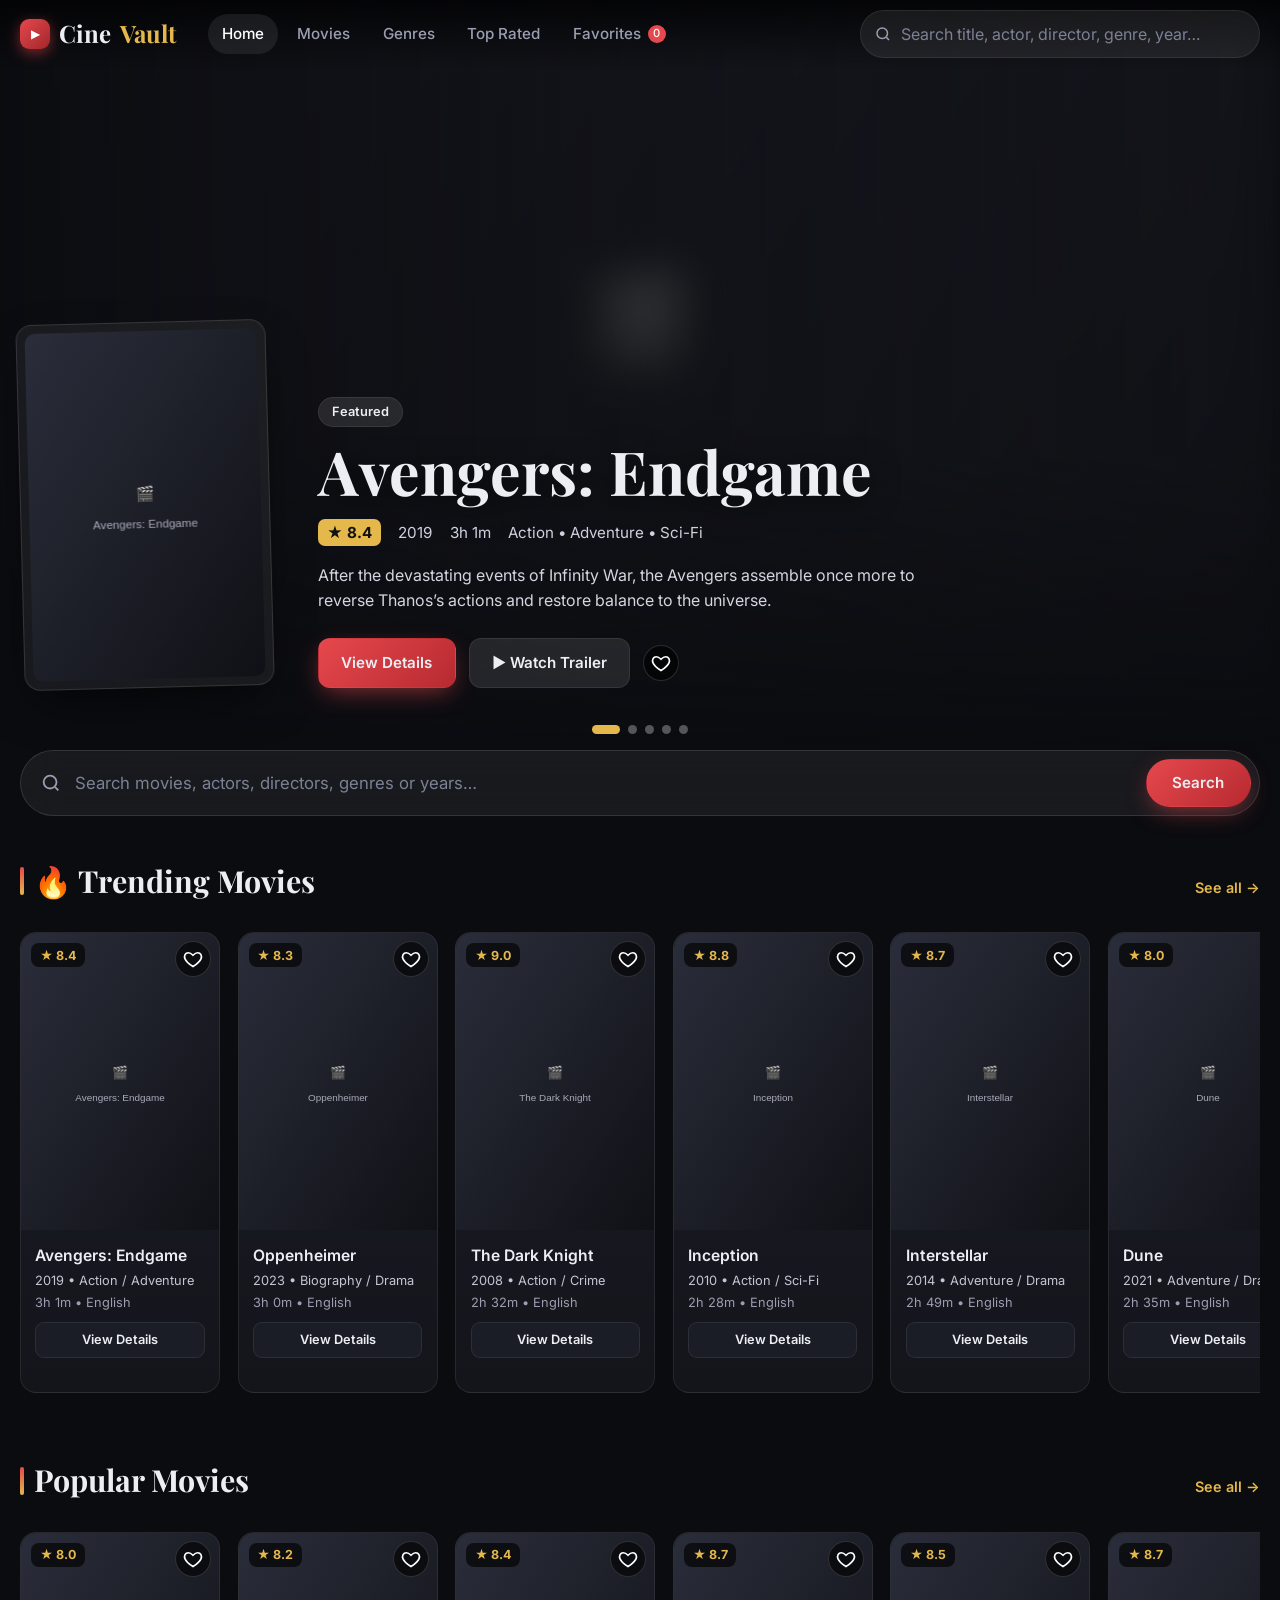
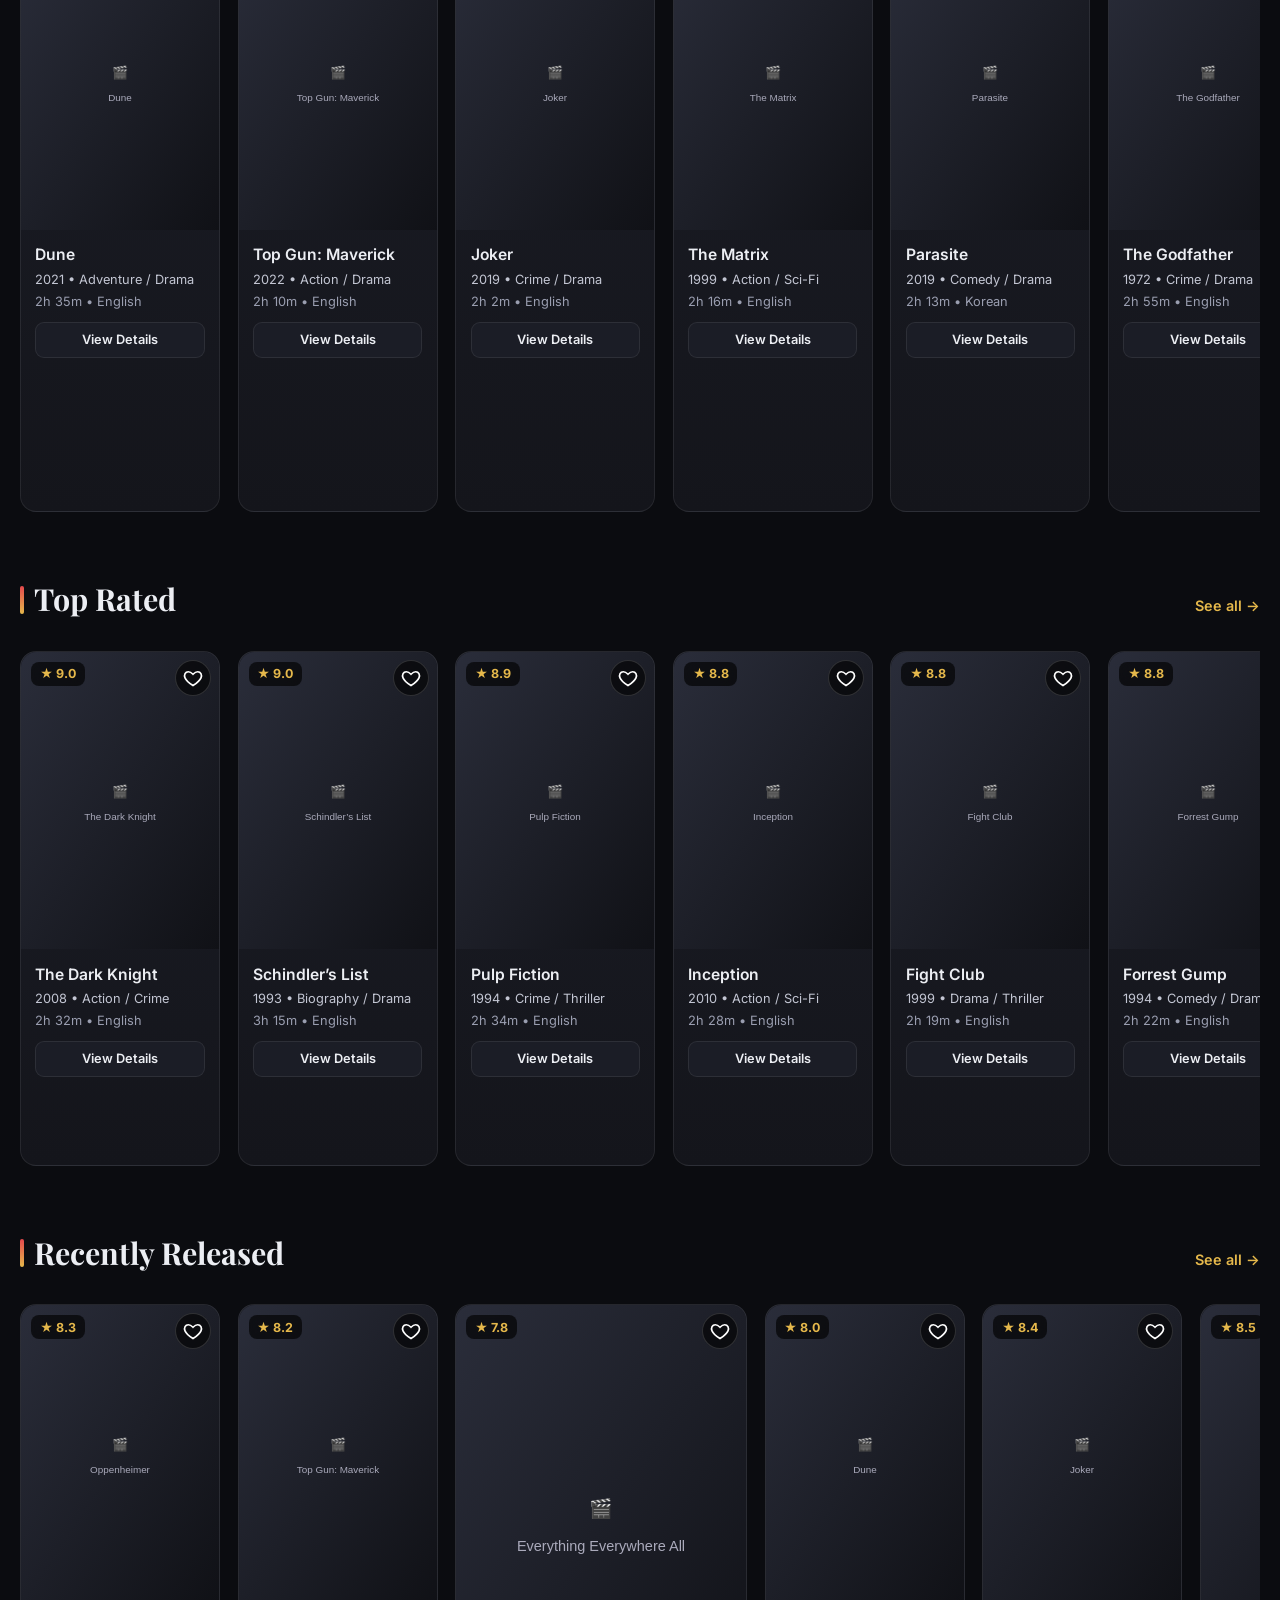
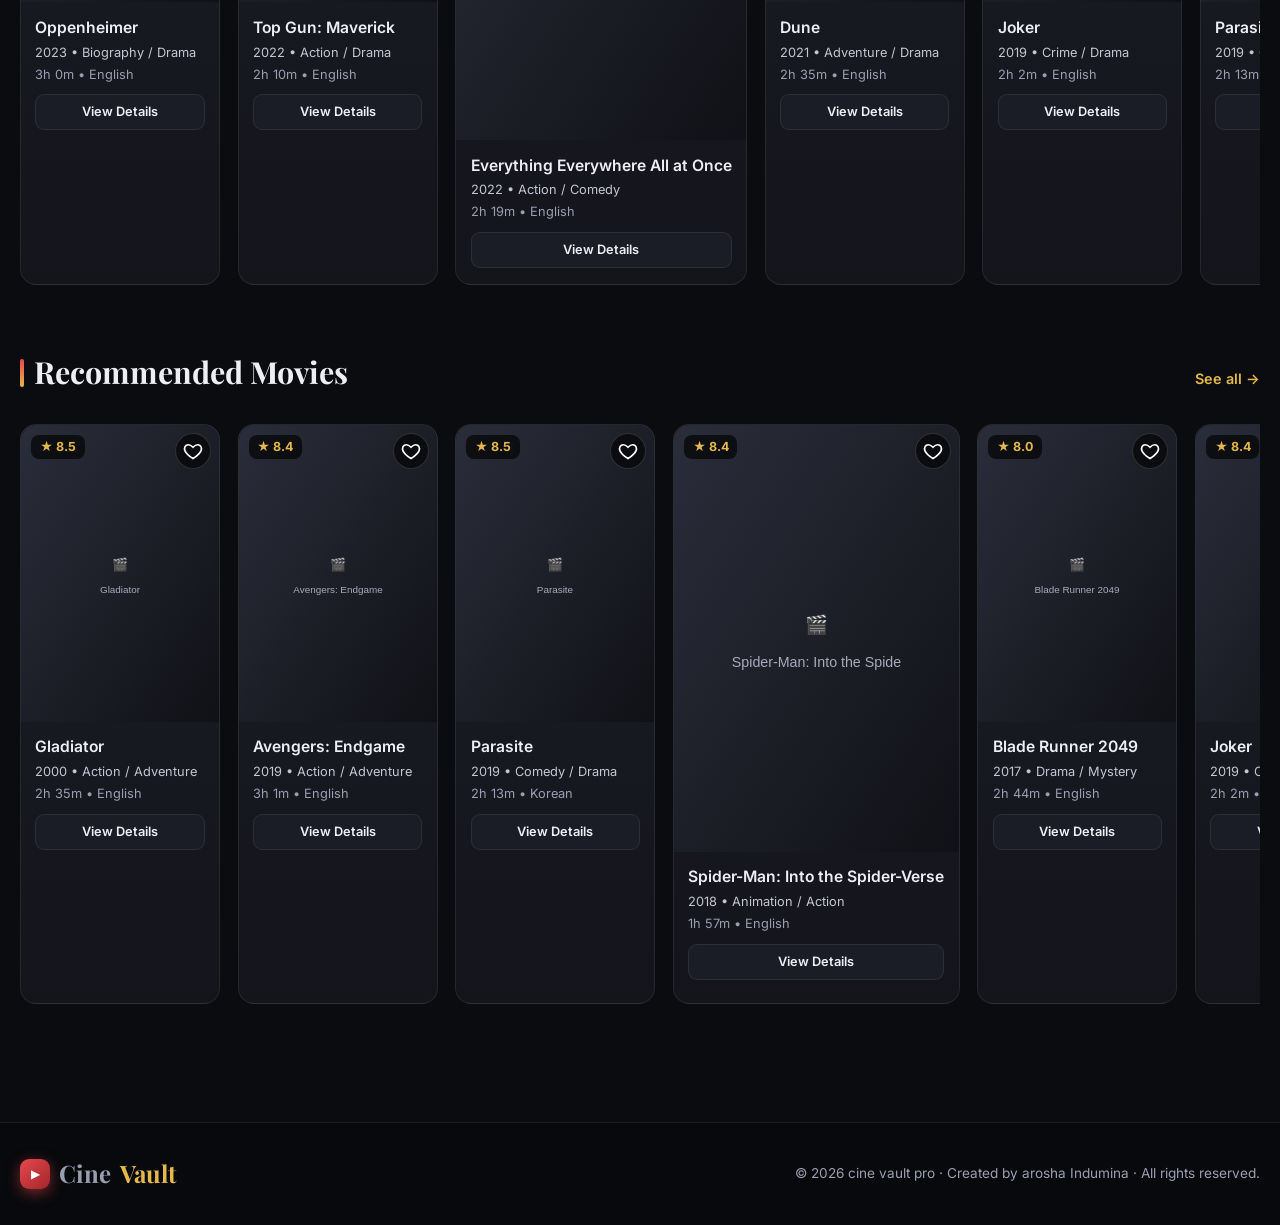
<file: index.html>
<!DOCTYPE html>
<html lang="en">
<head>
  <meta charset="UTF-8">
  <meta name="viewport" content="width=device-width, initial-scale=1">
  <title>CineVault – Discover Movies</title>
  <meta name="description" content="CineVault: a cinematic movie discovery platform. Browse trending, popular and top rated movies.">
  <meta name="theme-color" content="#0b0c10">
  <link rel="preconnect" href="https://image.tmdb.org">
  <link rel="preconnect" href="https://fonts.googleapis.com">
  <link rel="preconnect" href="https://fonts.gstatic.com" crossorigin>
  <link href="https://fonts.googleapis.com/css2?family=Inter:wght@400;500;600;700&family=Playfair+Display:wght@700;800&display=swap" rel="stylesheet">
  <link rel="stylesheet" href="style.css?v=4">
</head>
<body data-page="home">
  <header id="site-header" class="site-header"></header>
  <main>
    <section id="hero" class="hero" aria-live="polite"><div class="hero-loading"><div class="spinner"></div></div></section>
    <div class="dots" id="hero-dots"></div>
    <div class="wrap">
      <form class="page-search glass" role="search" aria-label="Search movies">
        <svg viewBox="0 0 24 24" width="22" height="22"><circle cx="11" cy="11" r="7"/><path d="M20 20l-3.500-3.500"/></svg>
        <input type="search" placeholder="Search movies, actors, directors, genres or years…" aria-label="Search movies" autocomplete="off">
        <button class="btn btn-primary" type="submit">Search</button>
      </form>
    </div>
    <div class="wrap" id="rows"></div>
  </main>
  <footer id="site-footer" class="site-footer"></footer>
  <noscript><p style="padding:2rem;text-align:center">CineVault needs JavaScript enabled.</p></noscript>
  <script src="movies-data.js?v=4"></script>
  <script src="script.js?v=5"></script>
</body>
</html>
</file>
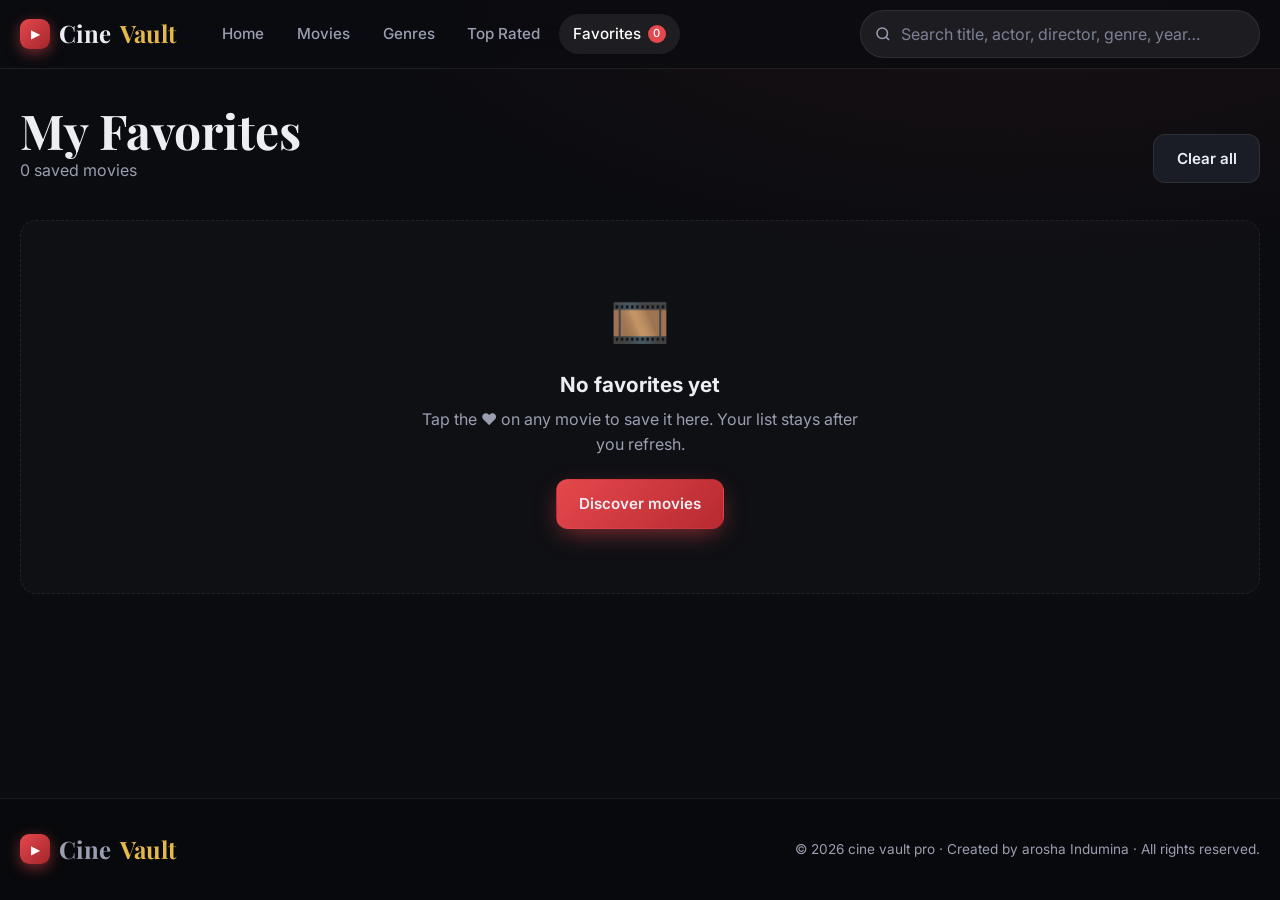
<file: favorites.html>
<!DOCTYPE html>
<html lang="en">
<head>
  <meta charset="UTF-8">
  <meta name="viewport" content="width=device-width, initial-scale=1">
  <title>Favorites – CineVault</title>
  <meta name="theme-color" content="#0b0c10">
  <link rel="preconnect" href="https://image.tmdb.org">
  <link rel="preconnect" href="https://fonts.googleapis.com">
  <link rel="preconnect" href="https://fonts.gstatic.com" crossorigin>
  <link href="https://fonts.googleapis.com/css2?family=Inter:wght@400;500;600;700&family=Playfair+Display:wght@700;800&display=swap" rel="stylesheet">
  <link rel="stylesheet" href="style.css?v=4">
</head>
<body data-page="favorites">
  <header id="site-header" class="site-header solid"></header>
  <main class="wrap page-top">
    <div class="page-title">
      <div><h1>My Favorites</h1><p id="count" class="dim">Loading…</p></div>
      <button class="btn" id="clear-favs" hidden>Clear all</button>
    </div>
    <div class="grid" id="grid"></div>
  </main>
  <footer id="site-footer" class="site-footer"></footer>
  <script src="movies-data.js?v=4"></script>
  <script src="script.js?v=5"></script>
</body>
</html>
</file>
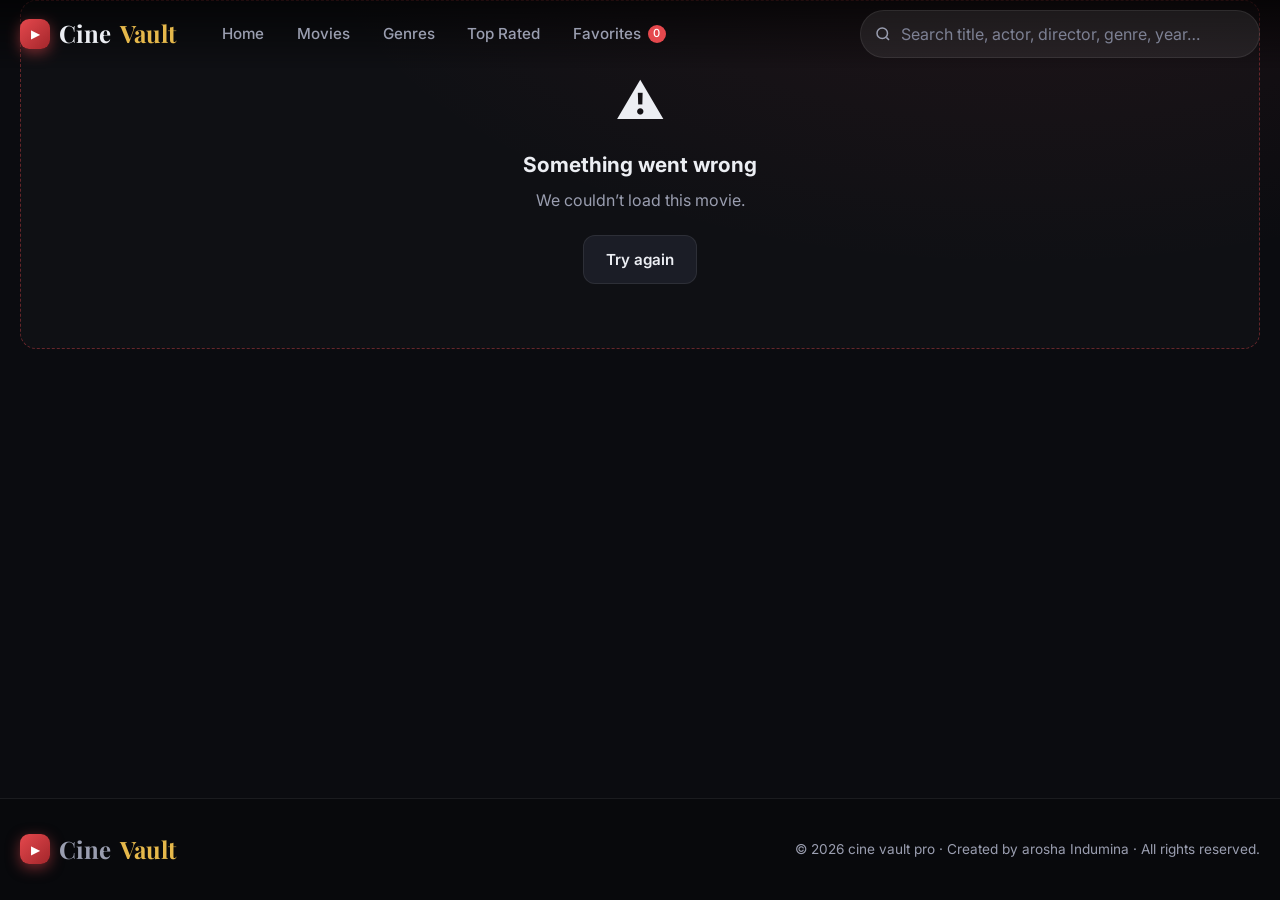
<file: movie-details.html>
<!DOCTYPE html>
<html lang="en">
<head>
  <meta charset="UTF-8">
  <meta name="viewport" content="width=device-width, initial-scale=1">
  <title>Movie Details – CineVault</title>
  <meta name="theme-color" content="#0b0c10">
  <link rel="preconnect" href="https://image.tmdb.org">
  <link rel="preconnect" href="https://fonts.googleapis.com">
  <link rel="preconnect" href="https://fonts.gstatic.com" crossorigin>
  <link href="https://fonts.googleapis.com/css2?family=Inter:wght@400;500;600;700&family=Playfair+Display:wght@700;800&display=swap" rel="stylesheet">
  <link rel="stylesheet" href="style.css?v=4">
</head>
<body data-page="details">
  <header id="site-header" class="site-header"></header>
  <main id="details"></main>
  <footer id="site-footer" class="site-footer"></footer>
  <script src="movies-data.js?v=4"></script>
  <script src="script.js?v=5"></script>
</body>
</html>
</file>
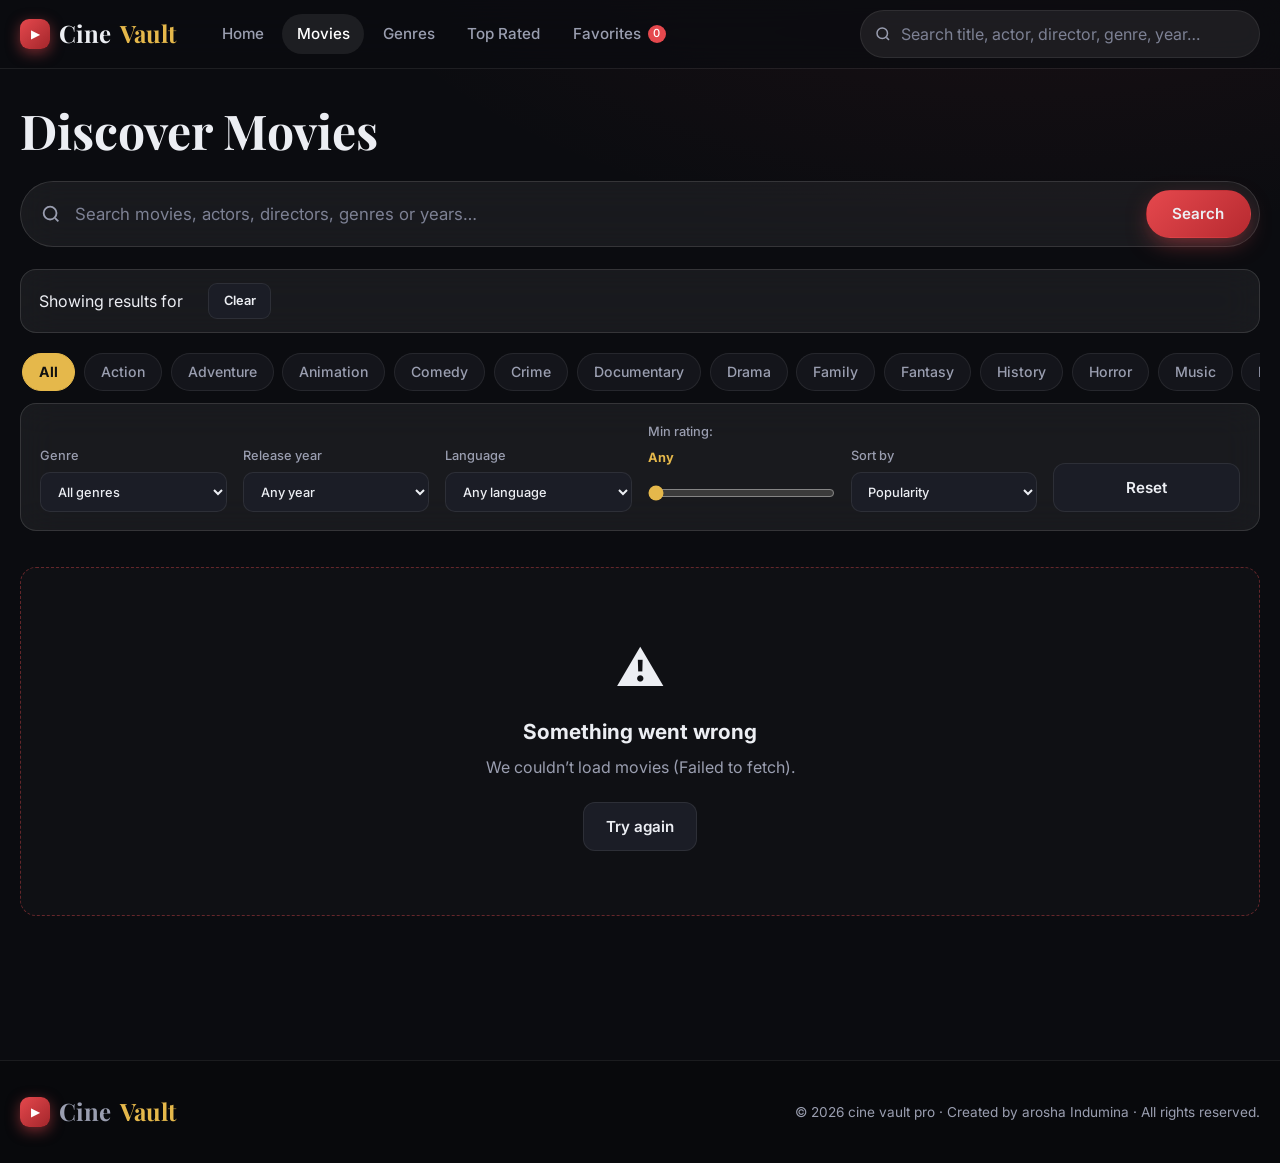
<file: movies.html>
<!DOCTYPE html>
<html lang="en">
<head>
  <meta charset="UTF-8">
  <meta name="viewport" content="width=device-width, initial-scale=1">
  <title>Movies – CineVault</title>
  <meta name="theme-color" content="#0b0c10">
  <link rel="preconnect" href="https://image.tmdb.org">
  <link rel="preconnect" href="https://fonts.googleapis.com">
  <link rel="preconnect" href="https://fonts.gstatic.com" crossorigin>
  <link href="https://fonts.googleapis.com/css2?family=Inter:wght@400;500;600;700&family=Playfair+Display:wght@700;800&display=swap" rel="stylesheet">
  <link rel="stylesheet" href="style.css?v=4">
</head>
<body data-page="movies">
  <header id="site-header" class="site-header solid"></header>
  <main class="wrap page-top">
    <div class="page-title">
      <h1>Discover Movies</h1>
      <p id="count" class="dim" aria-live="polite">Loading…</p>
    </div>
    <form class="page-search glass" role="search" aria-label="Search movies">
      <svg viewBox="0 0 24 24" width="22" height="22"><circle cx="11" cy="11" r="7"/><path d="M20 20l-3.500-3.500"/></svg>
      <input type="search" placeholder="Search movies, actors, directors, genres or years…" aria-label="Search movies" autocomplete="off">
      <button class="btn btn-primary" type="submit">Search</button>
    </form>
    <div class="q-banner glass" id="q-banner" hidden>Showing results for <b id="q-text"></b> <button class="btn btn-sm" id="q-clear">Clear</button></div>

    <section id="genres" class="chips-wrap" aria-label="Genres"><div class="chips" id="genre-chips"></div></section>

    <button class="btn filter-toggle" id="filter-toggle" aria-expanded="false" aria-controls="filters">⚙ Filters &amp; Sort</button>
    <form class="filters glass" id="filters" onsubmit="return false">
      <label>Genre<select id="f-genre"></select></label>
      <label>Release year<select id="f-year"></select></label>
      <label>Language<select id="f-lang"></select></label>
      <label>Min rating: <b id="rating-out">Any</b>
        <input type="range" id="f-rating" min="0" max="9" step="0.5" value="0"></label>
      <label>Sort by
        <select id="f-sort">
          <option value="popularity">Popularity</option>
          <option value="rating">Rating</option>
          <option value="newest">Newest</option>
        </select></label>
      <button type="button" class="btn" id="reset">Reset</button>
    </form>

    <div class="grid" id="grid"></div>
  </main>
  <footer id="site-footer" class="site-footer"></footer>
  <script src="movies-data.js?v=4"></script>
  <script src="script.js?v=5"></script>
</body>
</html>
</file>
<file: style.css>
/* =========================================================
   CineVault – styles
   ========================================================= */
:root {
  --bg: #0b0c10;
  --surface: #14151b;
  --surface-2: #1b1d26;
  --border: rgba(255, 255, 255, .08);
  --text: #eceef3;
  --dim: #9a9eb0;
  --gold: #e5b84b;
  --accent: #e5484d;
  --radius: 16px;
  --nav-h: 68px;
  --shadow: 0 20px 50px -15px rgba(0, 0, 0, .7);
}
*, *::before, *::after { box-sizing: border-box; margin: 0; padding: 0; }
html { scroll-behavior: smooth; scroll-padding-top: 90px; }
body {
  font-family: 'Inter', system-ui, -apple-system, Segoe UI, Roboto, sans-serif;
  background: radial-gradient(1200px 600px at 80% -10%, rgba(229, 72, 77, .08), transparent 60%), var(--bg);
  color: var(--text); line-height: 1.55; min-height: 100vh;
  display: flex; flex-direction: column; overflow-x: hidden;
}
main { flex: 1; }
img { max-width: 100%; display: block; }
a { color: inherit; text-decoration: none; }
button, input, select { font: inherit; color: inherit; }
button { cursor: pointer; background: none; border: 0; }
ul { list-style: none; }
h1, h2 { font-family: 'Playfair Display', Georgia, serif; line-height: 1.15; }
.wrap { width: min(1280px, 100% - 2.5rem); margin-inline: auto; }
.dim { color: var(--dim); }
:focus-visible { outline: 2px solid var(--gold); outline-offset: 3px; border-radius: 6px; }
::-webkit-scrollbar { height: 8px; width: 10px; }
::-webkit-scrollbar-thumb { background: #2c2f3b; border-radius: 8px; }

/* ---------- Header / nav ---------- */
.site-header { position: fixed; inset: 0 0 auto 0; z-index: 100; transition: background .3s, backdrop-filter .3s, box-shadow .3s; background: linear-gradient(#000a, transparent); }
.site-header.scrolled, .site-header.solid { background: rgba(11, 12, 16, .78); backdrop-filter: blur(16px) saturate(1.4); -webkit-backdrop-filter: blur(16px) saturate(1.4); box-shadow: 0 1px 0 var(--border); }
.nav { width: min(1280px, 100% - 2.5rem); margin-inline: auto; height: var(--nav-h); display: flex; align-items: center; gap: 2rem; }
.logo { font-family: 'Playfair Display', serif; font-weight: 700; font-size: 1.5rem; display: inline-flex; align-items: center; gap: .55rem; white-space: nowrap; }
.logo b { color: var(--gold); }
.logo-mark { display: grid; place-items: center; width: 30px; height: 30px; border-radius: 9px; font-size: .7rem; color: #fff; background: linear-gradient(135deg, var(--accent), #a3262b); box-shadow: 0 4px 14px rgba(229, 72, 77, .5); }
.nav-panel { display: flex; align-items: center; flex: 1; gap: 1.5rem; justify-content: space-between; }
.nav-links { display: flex; gap: .25rem; }
.nav-links a { padding: .5rem .9rem; border-radius: 999px; color: var(--dim); font-weight: 500; font-size: .95rem; transition: .2s; display: inline-flex; align-items: center; gap: .4rem; }
.nav-links a:hover, .nav-links a.active { color: #fff; background: rgba(255, 255, 255, .08); }
.count { background: var(--accent); color: #fff; font-size: .7rem; min-width: 18px; height: 18px; border-radius: 9px; display: inline-grid; place-items: center; padding: 0 5px; }
.search { position: relative; width: min(400px, 100%); }
.search > svg { position: absolute; left: 14px; top: 50%; transform: translateY(-50%); fill: none; stroke: var(--dim); stroke-width: 2; pointer-events: none; }
.search input { width: 100%; padding: .65rem 1rem .65rem 2.5rem; border-radius: 999px; background: rgba(255, 255, 255, .07); border: 1px solid var(--border); outline: none; transition: .2s; }
.search input:focus { background: rgba(255, 255, 255, .12); border-color: var(--gold); box-shadow: 0 0 0 4px rgba(229, 184, 75, .15); }
.search input::placeholder { color: #7d8194; }
.search-results { position: absolute; top: calc(100% + 10px); right: 0; left: 0; min-width: min(420px, 92vw); background: rgba(22, 23, 30, .96); backdrop-filter: blur(20px); border: 1px solid var(--border); border-radius: 14px; box-shadow: var(--shadow); overflow: hidden; animation: pop .18s ease; z-index: 5; }
.sr-item { display: flex; gap: .8rem; align-items: center; padding: .6rem .9rem; transition: background .15s; }
.sr-item:hover { background: rgba(255, 255, 255, .07); }
.sr-item img { width: 38px; height: 56px; object-fit: cover; border-radius: 6px; flex: none; }
.sr-item span { min-width: 0; display: flex; flex-direction: column; }
.sr-item b, .sr-item small { overflow: hidden; text-overflow: ellipsis; white-space: nowrap; }
.sr-item small { color: var(--dim); font-size: .78rem; }
.sr-all { display: block; text-align: center; padding: .7rem; color: var(--gold); font-weight: 600; font-size: .9rem; border-top: 1px solid var(--border); }
.sr-empty { padding: 1.4rem; text-align: center; color: var(--text); }
.sr-empty small { color: var(--dim); }
.burger { display: none; margin-left: auto; width: 42px; height: 42px; border-radius: 12px; flex-direction: column; gap: 5px; justify-content: center; align-items: center; background: rgba(255, 255, 255, .08); }
.burger span { width: 20px; height: 2px; background: #fff; border-radius: 2px; transition: .3s; }
.burger.open span:nth-child(1) { transform: translateY(7px) rotate(45deg); }
.burger.open span:nth-child(2) { opacity: 0; }
.burger.open span:nth-child(3) { transform: translateY(-7px) rotate(-45deg); }

/* ---------- Buttons / pills ---------- */
.btn { display: inline-flex; align-items: center; justify-content: center; gap: .5rem; padding: .75rem 1.4rem; border-radius: 12px; font-weight: 600; font-size: .95rem; background: var(--surface-2); border: 1px solid var(--border); transition: transform .2s, background .2s, box-shadow .2s; }
.btn:hover { background: #262935; transform: translateY(-2px); }
.btn-primary { background: linear-gradient(135deg, var(--accent), #b72a30); border-color: transparent; box-shadow: 0 8px 24px -6px rgba(229, 72, 77, .6); }
.btn-primary:hover { background: linear-gradient(135deg, #f0575c, #c4313a); box-shadow: 0 12px 28px -6px rgba(229, 72, 77, .7); }
.btn-ghost { background: rgba(255, 255, 255, .1); backdrop-filter: blur(10px); }
.btn-sm { padding: .45rem .9rem; font-size: .8rem; border-radius: 9px; width: 100%; margin-top: .6rem; }
.pill { display: inline-block; padding: .25rem .8rem; border-radius: 999px; font-size: .8rem; font-weight: 600; background: rgba(255, 255, 255, .1); border: 1px solid var(--border); backdrop-filter: blur(8px); transition: .2s; }
a.pill:hover { background: rgba(229, 184, 75, .2); border-color: var(--gold); }
.glass { background: rgba(255, 255, 255, .06); border: 1px solid rgba(255, 255, 255, .12); backdrop-filter: blur(18px); -webkit-backdrop-filter: blur(18px); border-radius: var(--radius); }
.imdb { color: #111; background: var(--gold); padding: .1rem .55rem; border-radius: 7px; font-weight: 700; }
.imdb small { font-weight: 500; opacity: .7; }

/* ---------- Hero ---------- */
.hero { position: relative; min-height: min(86vh, 760px); display: flex; align-items: flex-end; overflow: hidden; }
.hero.in .hero-inner { animation: fadeUp .8s both; }
.hero.in .hero-bg { animation: zoom 9s ease-out both; }
.hero-bg { position: absolute; inset: 0; width: 100%; height: 100%; object-fit: cover; object-position: center 20%; }
.hero-bg.is-fallback, .d-bg.is-fallback { filter: blur(22px) brightness(.8); transform: scale(1.2); object-position: center; }
.hero-shade { position: absolute; inset: 0; background: linear-gradient(90deg, rgba(11, 12, 16, .95) 0%, rgba(11, 12, 16, .55) 45%, rgba(11, 12, 16, .15) 100%), linear-gradient(0deg, var(--bg) 0%, transparent 40%); }
.hero-inner { position: relative; width: min(1280px, 100% - 2.5rem); margin: 0 auto; padding: calc(var(--nav-h) + 3rem) 0 4.5rem; display: flex; gap: 3rem; align-items: flex-end; }
.hero-poster { flex: none; width: 250px; padding: 8px; box-shadow: var(--shadow); transform: rotate(-1.5deg); }
.hero-poster img { border-radius: 10px; aspect-ratio: 2/3; object-fit: cover; width: 100%; }
.hero-text { max-width: 640px; }
.hero-text h1, .d-head h1 { font-size: clamp(2rem, 5vw, 3.8rem); margin: .6rem 0 .8rem; text-shadow: 0 4px 30px #000a; }
.meta-row { display: flex; flex-wrap: wrap; gap: .5rem 1.1rem; align-items: center; color: #cfd2de; font-size: .95rem; }
.hero-desc { margin: 1.1rem 0 1.6rem; color: #d3d6e0; display: -webkit-box; -webkit-line-clamp: 4; -webkit-box-orient: vertical; overflow: hidden; }
.hero-actions { display: flex; flex-wrap: wrap; gap: .8rem; align-items: center; }
.hero-actions .heart { position: static; }
.hero-loading { margin: auto; padding: 8rem 0; }
.dots { display: flex; justify-content: center; gap: .5rem; margin-top: -2.2rem; position: relative; z-index: 2; }
.dot { width: 9px; height: 9px; border-radius: 9px; background: rgba(255, 255, 255, .3); transition: .3s; }
.dot.active { width: 28px; background: var(--gold); }

/* ---------- Sections / rows ---------- */
.section { margin: 3rem 0; }
.section-head { display: flex; justify-content: space-between; align-items: baseline; margin-bottom: 1.2rem; }
.section-head h2 { font-size: clamp(1.4rem, 3vw, 1.9rem); position: relative; padding-left: 14px; }
.section-head h2::before { content: ''; position: absolute; left: 0; top: 10%; bottom: 10%; width: 4px; border-radius: 4px; background: linear-gradient(var(--accent), var(--gold)); }
.section-head a { color: var(--gold); font-size: .9rem; font-weight: 600; }
.section-head a:hover { text-decoration: underline; }
.row-wrap { position: relative; }
.row { display: flex; gap: 1.1rem; overflow-x: auto; padding: 14px 4px 22px; scroll-snap-type: x proximity; scrollbar-width: none; }
.row::-webkit-scrollbar { display: none; }
.row .card { flex: 0 0 clamp(150px, 17vw, 200px); scroll-snap-align: start; }
.row-btn { position: absolute; top: 38%; z-index: 3; width: 44px; height: 44px; border-radius: 50%; font-size: 1.6rem; line-height: 1; background: rgba(11, 12, 16, .85); border: 1px solid var(--border); backdrop-filter: blur(8px); opacity: 0; transition: .25s; }
.row-wrap:hover .row-btn { opacity: 1; }
.row-btn:hover { background: var(--accent); }
.row-btn.left { left: -14px; } .row-btn.right { right: -14px; }

/* ---------- Cards ---------- */
.grid { display: grid; grid-template-columns: repeat(auto-fill, minmax(190px, 1fr)); gap: 1.4rem; padding: 14px 0 3rem; }
.card { position: relative; background: linear-gradient(180deg, var(--surface-2), var(--surface)); border: 1px solid var(--border); border-radius: var(--radius); transition: transform .35s cubic-bezier(.2, .8, .2, 1), box-shadow .35s, border-color .35s; }
.card:hover, .card:focus-within { transform: scale(1.045); z-index: 4; box-shadow: var(--shadow); border-color: rgba(229, 184, 75, .35); }
.card-poster { display: block; position: relative; aspect-ratio: 2/3; overflow: hidden; border-radius: var(--radius) var(--radius) 0 0; background: var(--surface-2); }
.card-poster img { width: 100%; height: 100%; object-fit: cover; transition: transform .5s; }
.card:hover .card-poster img { transform: scale(1.06); }
.rating-badge { position: absolute; left: 10px; top: 10px; padding: .15rem .55rem; border-radius: 8px; font-size: .78rem; font-weight: 700; color: var(--gold); background: rgba(0, 0, 0, .65); backdrop-filter: blur(6px); }
.card-hover { position: absolute; inset: 0; padding: 1rem; display: flex; flex-direction: column; justify-content: flex-end; gap: .35rem; font-size: .78rem; background: linear-gradient(0deg, rgba(0, 0, 0, .95) 15%, rgba(0, 0, 0, .55) 60%, transparent); opacity: 0; transform: translateY(12px); transition: .3s; }
.card:hover .card-hover, .card:focus-within .card-hover { opacity: 1; transform: none; }
.hover-cast { color: var(--dim); }
.hover-ov { color: #ddd; display: -webkit-box; -webkit-line-clamp: 4; -webkit-box-orient: vertical; overflow: hidden; }
.card-body { padding: .85rem .9rem 1rem; }
.card-title { font-size: .98rem; font-weight: 600; white-space: nowrap; overflow: hidden; text-overflow: ellipsis; }
.card-meta { font-size: .8rem; color: #c3c6d3; margin-top: .15rem; white-space: nowrap; overflow: hidden; text-overflow: ellipsis; }
.card-meta.dim { color: var(--dim); }
.heart { position: absolute; top: 8px; right: 8px; z-index: 5; width: 36px; height: 36px; border-radius: 50%; display: grid; place-items: center; background: rgba(0, 0, 0, .6); backdrop-filter: blur(8px); border: 1px solid rgba(255, 255, 255, .15); transition: .25s; }
.heart svg { fill: none; stroke: #fff; stroke-width: 2; transition: .25s; }
.heart:hover { transform: scale(1.15); }
.heart.active { background: rgba(229, 72, 77, .2); border-color: var(--accent); }
.heart.active svg { fill: var(--accent); stroke: var(--accent); animation: beat .4s; }
.fade-in { animation: fadeUp .6s both; animation-delay: var(--d, 0ms); }

/* ---------- Skeleton / states ---------- */
.skeleton-card { flex: 0 0 clamp(150px, 17vw, 200px); padding: 0 0 1rem; overflow: hidden; }
.sk { background: linear-gradient(90deg, #1a1c24 25%, #252835 50%, #1a1c24 75%); background-size: 200% 100%; animation: shimmer 1.4s infinite; border-radius: 8px; }
.sk-poster { aspect-ratio: 2/3; border-radius: 0; }
.sk-line { height: 12px; margin: .8rem .9rem 0; } .sk-line.short { width: 50%; }
.spinner { width: 46px; height: 46px; border-radius: 50%; border: 4px solid rgba(255, 255, 255, .12); border-top-color: var(--gold); animation: spin .9s linear infinite; }
.state { grid-column: 1/-1; text-align: center; padding: 4rem 1.5rem; border: 1px dashed var(--border); border-radius: var(--radius); background: rgba(255, 255, 255, .02); }
.state-icon { font-size: 3rem; margin-bottom: .6rem; }
.state h3 { font-size: 1.3rem; margin-bottom: .4rem; }
.state p { color: var(--dim); max-width: 440px; margin: 0 auto 1.4rem; }
.state.error { border-color: rgba(229, 72, 77, .4); }

/* ---------- Page header / filters ---------- */
.page-top { padding-top: calc(var(--nav-h) + 2.2rem); }
.page-title { display: flex; justify-content: space-between; align-items: flex-end; flex-wrap: wrap; gap: 1rem; margin-bottom: 1.4rem; }
.page-title h1 { font-size: clamp(2rem, 4.5vw, 3rem); }
.q-banner { padding: .8rem 1.1rem; margin-bottom: 1rem; display: flex; align-items: center; gap: .8rem; flex-wrap: wrap; }
.q-banner .btn-sm { width: auto; margin: 0; }
.chips { display: flex; gap: .55rem; overflow-x: auto; padding: 4px 2px 12px; scrollbar-width: thin; }
.chip { flex: none; padding: .45rem 1rem; border-radius: 999px; border: 1px solid var(--border); background: var(--surface); color: var(--dim); font-size: .88rem; font-weight: 500; transition: .2s; }
.chip:hover { color: #fff; border-color: rgba(255, 255, 255, .3); }
.chip.active { background: var(--gold); color: #111; border-color: var(--gold); font-weight: 700; }
.filters { display: grid; grid-template-columns: repeat(auto-fit, minmax(160px, 1fr)); gap: 1rem; align-items: end; padding: 1.1rem 1.2rem; margin-bottom: 1.4rem; }
.filters label { display: flex; flex-direction: column; gap: .4rem; font-size: .8rem; color: var(--dim); font-weight: 500; }
.filters label b { color: var(--gold); }
.filters select { padding: .65rem .8rem; border-radius: 10px; background: var(--surface-2); border: 1px solid var(--border); color: var(--text); color-scheme: dark; }
.filters select:focus { outline: none; border-color: var(--gold); }
.filters input[type=range] { accent-color: var(--gold); width: 100%; height: 38px; }
.filter-toggle { display: none; width: 100%; margin-bottom: 1rem; }

/* ---------- Details ---------- */
.d-hero { position: relative; min-height: 62vh; display: flex; align-items: flex-end; overflow: hidden; }
.d-bg { position: absolute; inset: 0; width: 100%; height: 100%; object-fit: cover; object-position: center 25%; }
.d-hero-inner { position: relative; display: flex; gap: 2.5rem; align-items: flex-end; padding: calc(var(--nav-h) + 3rem) 0 2.5rem; }
.d-poster { flex: none; width: 260px; padding: 8px; box-shadow: var(--shadow); }
.d-poster img { border-radius: 10px; aspect-ratio: 2/3; object-fit: cover; width: 100%; }
.d-head { min-width: 0; }
.d-head h1 { margin-top: 0; }
.yr { color: var(--dim); font-weight: 600; font-size: .6em; }
.tagline { font-style: italic; color: var(--gold); margin-bottom: 1rem; font-size: 1.05rem; }
.genres { display: flex; flex-wrap: wrap; gap: .5rem; margin: 1rem 0 1.4rem; }
.fav-text.active { border-color: var(--accent); color: #ff8d91; }
.d-body { display: grid; grid-template-columns: 1fr 340px; gap: 2.5rem; margin-top: 2.5rem; align-items: start; }
.d-main h2 { font-size: 1.6rem; margin-bottom: .8rem; }
.overview { font-size: 1.05rem; color: #cfd2de; max-width: 70ch; }
.people { display: grid; grid-template-columns: repeat(auto-fit, minmax(200px, 1fr)); gap: 1.2rem; margin-top: 1.6rem; }
.lbl { font-size: .75rem; letter-spacing: .1em; text-transform: uppercase; color: var(--dim); }
.facts { padding: 1.2rem 1.4rem; }
.fact { display: flex; flex-direction: column; padding: .7rem 0; border-bottom: 1px solid var(--border); }
.fact:last-child { border: 0; }
.fact span { font-size: .75rem; letter-spacing: .08em; text-transform: uppercase; color: var(--dim); }
.fact b { font-weight: 600; }
.trailer { position: relative; aspect-ratio: 16/9; max-width: 960px; border-radius: var(--radius); overflow: hidden; background: #000; box-shadow: var(--shadow); }
.trailer:has(.state) { aspect-ratio: auto; background: none; box-shadow: none; }
.trailer iframe, .trailer-thumb, .trailer-thumb img { width: 100%; height: 100%; border: 0; object-fit: cover; }
.trailer-thumb { position: relative; display: block; }
.trailer-thumb img { opacity: .75; transition: .4s; }
.trailer-thumb:hover img { opacity: 1; transform: scale(1.03); }
.play { position: absolute; inset: 0; margin: auto; width: 84px; height: 84px; border-radius: 50%; display: grid; place-items: center; font-size: 1.8rem; padding-left: 6px; background: rgba(229, 72, 77, .9); box-shadow: 0 0 0 12px rgba(229, 72, 77, .25); transition: .3s; }
.trailer-thumb:hover .play { transform: scale(1.1); }
.trailer-note { position: absolute; bottom: 6px; right: 12px; font-size: .75rem; color: #aaa; background: #000a; padding: .1rem .5rem; border-radius: 6px; }
.trailer-note a { color: var(--gold); }
.cast { display: grid; grid-template-columns: repeat(auto-fill, minmax(150px, 1fr)); gap: 1rem; }
.cast-card { display: flex; flex-direction: column; align-items: center; text-align: center; padding: 1.2rem .8rem; border-radius: var(--radius); background: var(--surface); border: 1px solid var(--border); transition: .3s; }
.cast-card:hover { transform: translateY(-5px); border-color: rgba(229, 184, 75, .4); }
.avatar { width: 72px; height: 72px; border-radius: 50%; display: grid; place-items: center; font-weight: 700; font-size: 1.3rem; color: #111; margin-bottom: .7rem; background: linear-gradient(135deg, var(--gold), #c0852a); }
.cast-card b { font-size: .92rem; } .cast-card small { color: var(--dim); }

/* ---------- Footer / toast ---------- */
.site-footer { border-top: 1px solid var(--border); margin-top: 3rem; padding: 2rem 0; background: #08090c; }
.footer-inner { width: min(1280px, 100% - 2.5rem); margin: auto; display: flex; gap: 1.5rem 3rem; justify-content: space-between; align-items: center; flex-wrap: wrap; color: var(--dim); font-size: .85rem; }
#toasts { position: fixed; bottom: 22px; left: 50%; transform: translateX(-50%); z-index: 300; display: flex; flex-direction: column; gap: .5rem; align-items: center; width: max-content; max-width: 92vw; }
.toast { padding: .7rem 1.2rem; border-radius: 12px; font-size: .9rem; background: rgba(30, 32, 42, .95); border: 1px solid var(--border); backdrop-filter: blur(12px); box-shadow: var(--shadow); animation: fadeUp .3s both; transition: .3s; }
.toast.out { opacity: 0; transform: translateY(10px); }

/* ---------- Animations ---------- */
@keyframes fadeUp { from { opacity: 0; transform: translateY(22px); } to { opacity: 1; transform: none; } }
@keyframes pop { from { opacity: 0; transform: translateY(-6px) scale(.98); } to { opacity: 1; transform: none; } }
@keyframes zoom { from { transform: scale(1.08); } to { transform: scale(1); } }
@keyframes shimmer { to { background-position: -200% 0; } }
@keyframes spin { to { transform: rotate(360deg); } }
@keyframes beat { 40% { transform: scale(1.35); } }
@media (prefers-reduced-motion: reduce) { *, *::before, *::after { animation-duration: .01ms !important; transition-duration: .01ms !important; } html { scroll-behavior: auto; } }

/* ---------- Responsive ---------- */
@media (max-width: 1024px) {
  .nav { gap: 1rem; }
  .nav-links a { padding: .5rem .65rem; }
  .d-body { grid-template-columns: 1fr; }
  .hero-poster { width: 200px; }
}
@media (max-width: 860px) {
  .burger { display: flex; }
  .nav-panel { position: fixed; top: var(--nav-h); left: 0; right: 0; flex-direction: column-reverse; align-items: stretch; gap: 1rem; padding: 1.2rem; background: rgba(11, 12, 16, .97); backdrop-filter: blur(20px); border-bottom: 1px solid var(--border); max-height: calc(100vh - var(--nav-h)); overflow-y: auto; transform: translateY(-12px); opacity: 0; visibility: hidden; transition: .25s; }
  .nav-panel.open { transform: none; opacity: 1; visibility: visible; }
  .nav-links { flex-direction: column; }
  .nav-links a { padding: .8rem 1rem; font-size: 1rem; }
  .search { width: 100%; }
  .search-results { min-width: 0; }
  .site-header { background: rgba(11, 12, 16, .7); backdrop-filter: blur(12px); }
  .hero { min-height: auto; }
  .hero-inner, .d-hero-inner { flex-direction: column; align-items: flex-start; gap: 1.5rem; padding-bottom: 3rem; }
  .hero-poster { display: none; }
  .d-poster { width: 160px; }
  .hero-shade { background: linear-gradient(0deg, var(--bg) 8%, rgba(11, 12, 16, .6) 60%, rgba(11, 12, 16, .5)); }
  .filter-toggle { display: inline-flex; }
  .filters { display: none; }
  .filters.open { display: grid; }
  .row-btn { display: none; }
}
@media (max-width: 520px) {
  .wrap, .nav, .hero-inner, .footer-inner { width: calc(100% - 1.5rem); }
  .grid { grid-template-columns: repeat(2, 1fr); gap: .8rem; }
  .row .card, .skeleton-card { flex-basis: 140px; }
  .card:hover { transform: none; }
  .hero-actions .btn { flex: 1 1 100%; }
  .hero-actions .btn-ghost { flex: 1; }
  .card-hover { display: none; }
  .play { width: 64px; height: 64px; }
  .cast { grid-template-columns: repeat(2, 1fr); }
}
@media (hover: none) { .card:hover { transform: none; } .card-hover { display: none; } .row-btn { display: none; } }

/* ---------- Load more (live mode) ---------- */
.load-more { display: flex; flex-direction: column; align-items: center; gap: .8rem; padding: 0 0 3rem; min-height: 20px; }
.load-more .btn { padding: .85rem 2.2rem; }

/* ---------- On-page search bar ---------- */
.page-search { display: flex; align-items: center; gap: .8rem; padding: .5rem .5rem .5rem 1.2rem; margin: 1rem 0 1.4rem; border-radius: 999px; transition: .2s; }
.page-search:focus-within { border-color: var(--gold); box-shadow: 0 0 0 4px rgba(229, 184, 75, .15); }
.page-search svg { flex: none; fill: none; stroke: var(--dim); stroke-width: 2; }
.page-search input { flex: 1; min-width: 0; background: none; border: 0; outline: none; font-size: 1.05rem; padding: .6rem 0; }
.page-search input::placeholder { color: #7d8194; }
.page-search .btn { border-radius: 999px; padding: .7rem 1.6rem; }
@media (max-width: 520px) { .page-search .btn { padding: .7rem 1rem; } .page-search svg { display: none; } .page-search { padding-left: 1rem; } }

/* ---------- Search prediction polish ---------- */
.search-results { z-index: 120; max-height: 70vh; overflow-y: auto; text-align: left; }
.page-search { z-index: 30; }
.page-search .search-results { top: calc(100% + 8px); border-radius: 16px; }
.sr-item.kbd { background: rgba(229, 184, 75, .15); }
</file>
